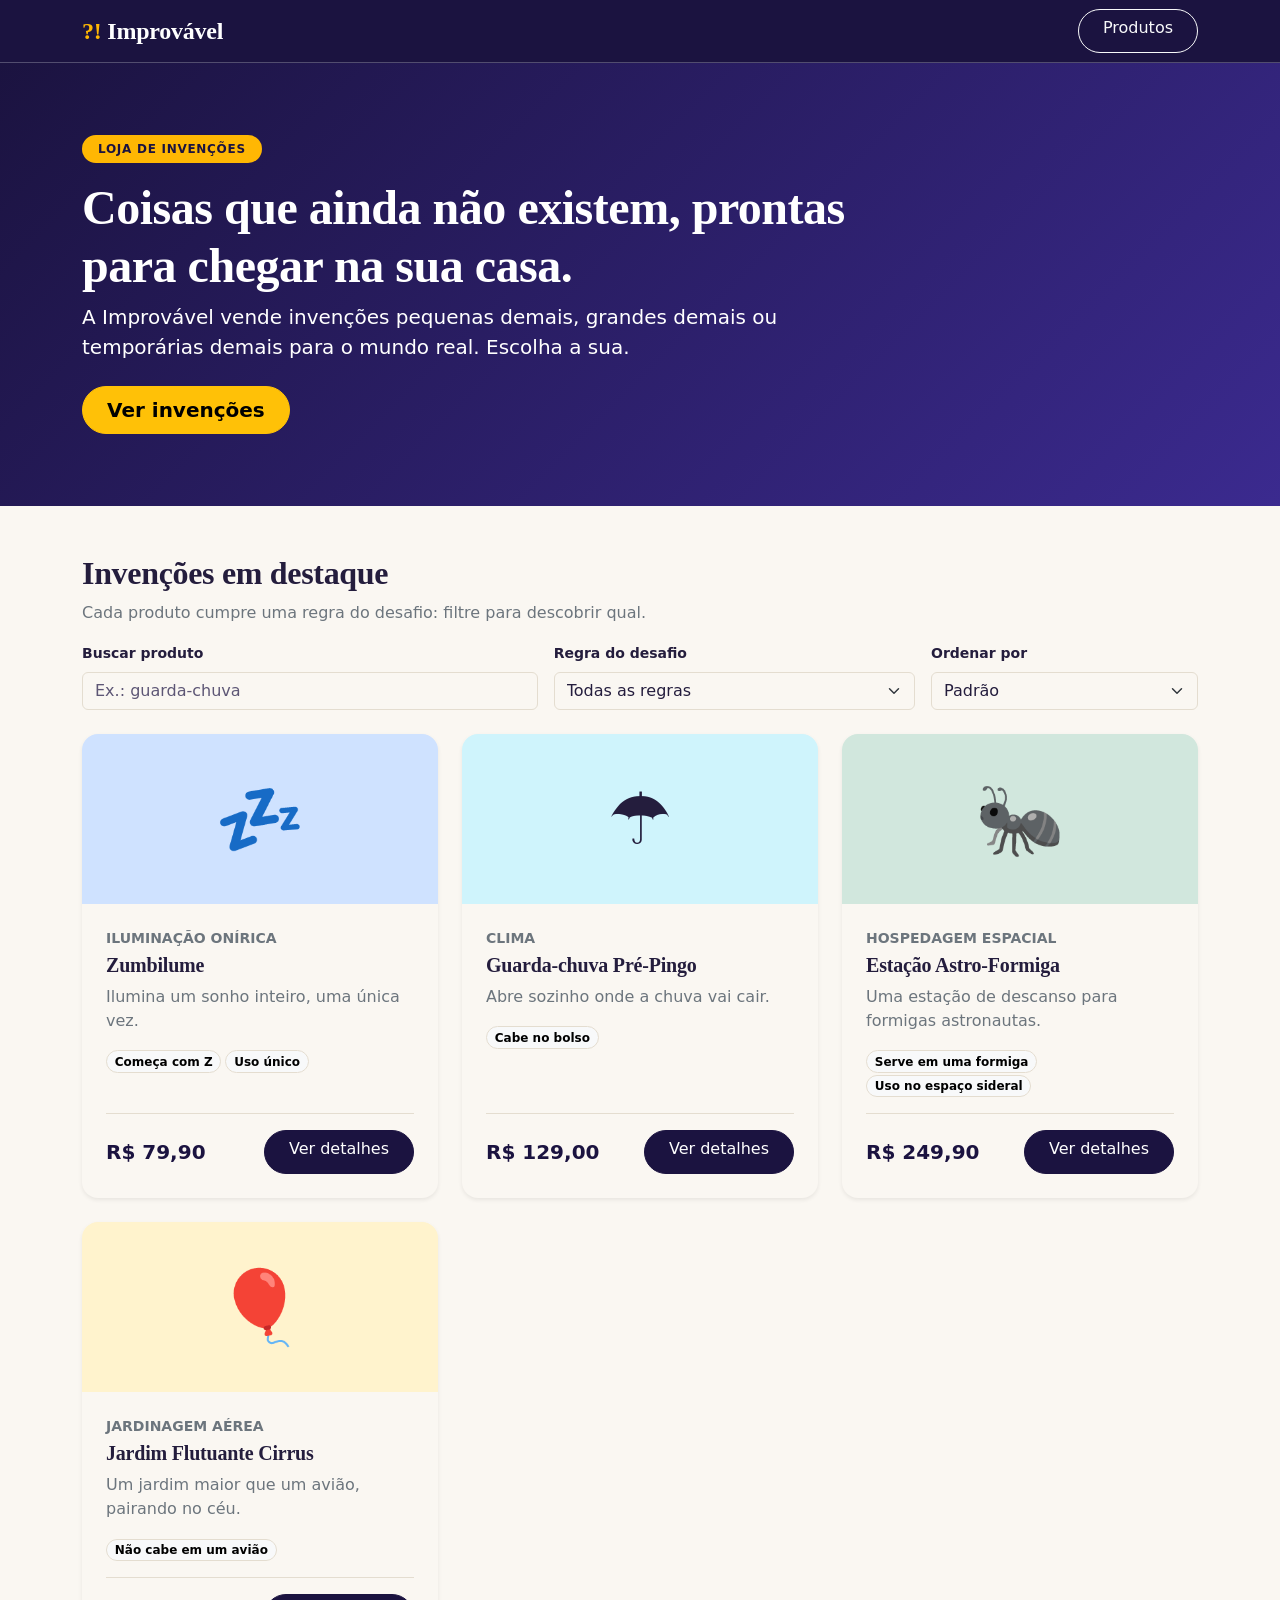
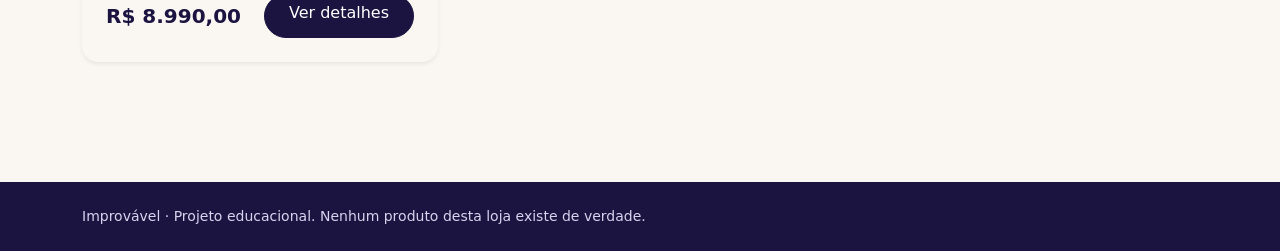
<file: web/index.html>
<!doctype html>
<html lang="pt-BR">
<head>
  <meta charset="utf-8">
  <meta name="viewport" content="width=device-width, initial-scale=1">
  <meta property="og:site_name" content="Improvável">
  <meta property="og:type" content="website">
  <meta property="og:locale" content="pt_BR">
  <link rel="icon" href="favicon.svg" type="image/svg+xml">
  <link href="https://cdn.jsdelivr.net/npm/bootstrap@5.3.3/dist/css/bootstrap.min.css" rel="stylesheet">
  <link rel="stylesheet" href="css/styles.css">
  <meta name="description" content="Improvável: a loja de invenções que ainda não existem. Veja produtos de bolso, espaciais, minúsculos e gigantes.">
  <meta property="og:title" content="Improvável | Invenções que ainda não existem">
  <meta property="og:description" content="Zumbilume, guarda-chuva pré-pingo, jardim flutuante e outras invenções improváveis.">
  <title>Improvável | Invenções que ainda não existem</title>
</head>
<body>
  <a class="visually-hidden-focusable position-absolute z-3 bg-dark text-white p-2" href="#conteudo">Pular para o conteúdo principal</a>

  <header class="sticky-top bg-primary border-bottom border-light border-opacity-25">
    <nav class="navbar" data-bs-theme="dark" aria-label="Navegação principal">
      <div class="container">
        <a class="navbar-brand fw-bold fs-4" href="index.html"><span class="logo-marca" aria-hidden="true">?!</span> Improvável</a>
        <a class="btn btn-outline-light rounded-pill px-4" href="index.html">Produtos</a>
      </div>
    </nav>
  </header>

  <main id="conteudo">
    <section class="hero-loja text-white py-5">
      <div class="container py-lg-4">
        <span class="badge rounded-pill selo px-3 py-2 mb-3">Loja de invenções</span>
        <h1 class="display-5 fw-bold col-lg-9">Coisas que ainda não existem, prontas para chegar na sua casa.</h1>
        <p class="lead col-lg-8 mb-4">A Improvável vende invenções pequenas demais, grandes demais ou temporárias demais para o mundo real. Escolha a sua.</p>
        <a class="btn btn-warning btn-lg rounded-pill px-4 fw-semibold" href="#titulo-produtos">Ver invenções</a>
      </div>
    </section>

    <section class="container py-5" aria-labelledby="titulo-produtos">
      <h2 id="titulo-produtos" class="fw-bold">Invenções em destaque</h2>
      <p class="text-secondary">Cada produto cumpre uma regra do desafio: filtre para descobrir qual.</p>

      <div class="row g-3 mb-4">
        <div class="col-12 col-md-5">
          <label for="filtroProduto" class="form-label small fw-semibold">Buscar produto</label>
          <input id="filtroProduto" class="form-control" type="search" placeholder="Ex.: guarda-chuva" autocomplete="off">
        </div>
        <div class="col-6 col-md-4">
          <label for="filtroRegra" class="form-label small fw-semibold">Regra do desafio</label>
          <select id="filtroRegra" class="form-select"><option value="">Todas as regras</option></select>
        </div>
        <div class="col-6 col-md-3">
          <label for="ordenarProdutos" class="form-label small fw-semibold">Ordenar por</label>
          <select id="ordenarProdutos" class="form-select">
            <option value="">Padrão</option>
            <option value="nome">Nome (A–Z)</option>
            <option value="menor-preco">Menor preço</option>
            <option value="maior-preco">Maior preço</option>
          </select>
        </div>
      </div>

      <div class="row g-4" id="listaProdutos"></div>
      <noscript><p class="alert alert-warning mt-3">Ative o JavaScript para ver o catálogo de produtos.</p></noscript>
      <p id="mensagemFiltro" class="mt-4 text-secondary" role="status" aria-live="polite"></p>
    </section>
  </main>

  <footer class="site-footer py-4 mt-5">
    <div class="container">
      <p class="mb-0 small">Improvável · Projeto educacional. Nenhum produto desta loja existe de verdade.</p>
    </div>
  </footer>

  <script defer src="https://cdn.jsdelivr.net/npm/bootstrap@5.3.3/dist/js/bootstrap.bundle.min.js"></script>
  <script defer src="js/produtos.js"></script>
  <script defer src="js/main.js"></script>
</body>
</html>
</file>
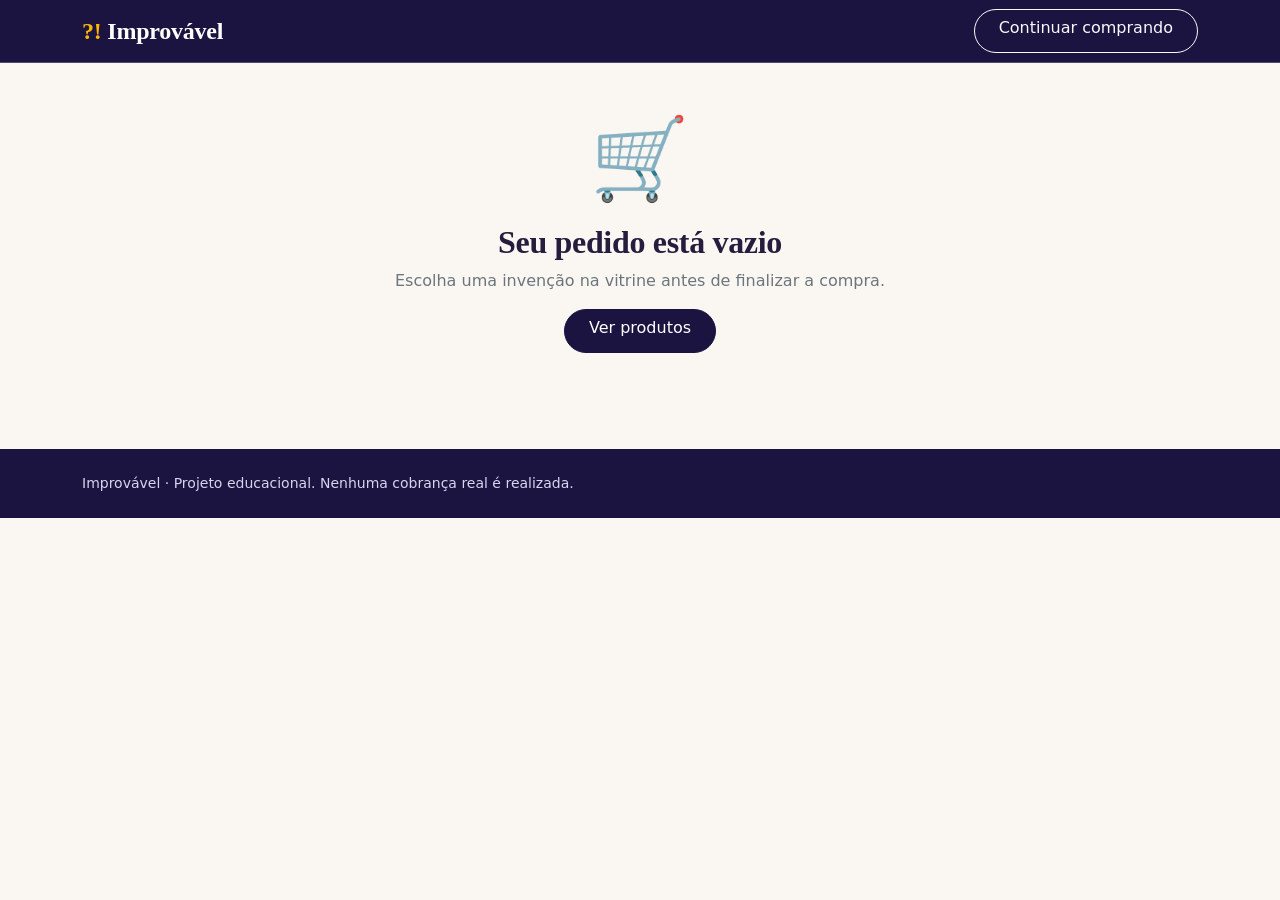
<file: web/checkout.html>
<!doctype html>
<html lang="pt-BR">
<head>
  <meta charset="utf-8">
  <meta name="viewport" content="width=device-width, initial-scale=1">
  <meta property="og:site_name" content="Improvável">
  <meta property="og:type" content="website">
  <meta property="og:locale" content="pt_BR">
  <link rel="icon" href="favicon.svg" type="image/svg+xml">
  <link href="https://cdn.jsdelivr.net/npm/bootstrap@5.3.3/dist/css/bootstrap.min.css" rel="stylesheet">
  <link rel="stylesheet" href="css/styles.css">
  <meta name="description" content="Finalize sua compra simulada na loja Improvável: dados pessoais, endereço e forma de pagamento.">
  <meta property="og:title" content="Finalizar compra | Improvável">
  <meta property="og:description" content="Finalize a compra simulada da sua invenção improvável.">
  <title>Finalizar compra | Improvável</title>
</head>
<body>
  <a class="visually-hidden-focusable position-absolute z-3 bg-dark text-white p-2" href="#conteudo">Pular para o conteúdo principal</a>

  <header class="sticky-top bg-primary border-bottom border-light border-opacity-25">
    <nav class="navbar" data-bs-theme="dark" aria-label="Navegação principal">
      <div class="container">
        <a class="navbar-brand fw-bold fs-4" href="index.html"><span class="logo-marca" aria-hidden="true">?!</span> Improvável</a>
        <a class="btn btn-outline-light rounded-pill px-4" href="index.html">Continuar comprando</a>
      </div>
    </nav>
  </header>

  <main id="conteudo">
    <div id="checkoutConteudo" hidden>
      <section class="hero-loja text-white py-5" aria-labelledby="titulo-checkout">
        <div class="container">
          <span class="badge rounded-pill selo px-3 py-2 mb-3">Finalização</span>
          <h1 id="titulo-checkout" class="display-6 fw-bold">Dados para compra</h1>
          <p class="lead mb-0">Este formulário é uma simulação e não processa pagamentos reais.</p>
        </div>
      </section>

      <div class="container py-5">
        <div class="row g-4 g-lg-5">
          <section class="col-lg-8" aria-label="Formulário de compra">
            <form id="checkoutForm" novalidate>
              <fieldset class="card border-0 shadow-sm rounded-4 p-4 mb-4">
                <legend class="h5 fw-bold mb-3">Dados pessoais</legend>
                <div class="row g-3">
                <div class="col-md-7">
                  <label for="nome" class="form-label fw-semibold">Nome completo</label>
                  <input class="form-control" id="nome" name="nome" type="text" aria-describedby="erro-nome" autocomplete="name" required>
                  <div class="feedback-erro small mt-1" id="erro-nome"></div>
                </div>
                <div class="col-md-5">
                  <label for="telefone" class="form-label fw-semibold">Telefone <span class="text-secondary fw-normal">(opcional)</span></label>
                  <input class="form-control" id="telefone" name="telefone" type="tel" aria-describedby="erro-telefone" autocomplete="tel" inputmode="tel" placeholder="(11) 99999-9999">
                  <div class="feedback-erro small mt-1" id="erro-telefone"></div>
                </div>
                <div class="col-12">
                  <label for="email" class="form-label fw-semibold">E-mail</label>
                  <input class="form-control" id="email" name="email" type="email" aria-describedby="erro-email" autocomplete="email" required>
                  <div class="feedback-erro small mt-1" id="erro-email"></div>
                </div>
                </div>
              </fieldset>

              <fieldset class="card border-0 shadow-sm rounded-4 p-4 mb-4">
                <legend class="h5 fw-bold mb-1">Endereço de entrega</legend>
                <p class="text-secondary small mb-3">Digite o CEP e use "Buscar CEP" para preencher o endereço automaticamente.</p>
                <div class="row g-3">
                <div class="col-md-5">
                  <label for="cep" class="form-label fw-semibold">CEP</label>
                  <div class="input-group">
                    <input class="form-control" id="cep" name="cep" type="text" inputmode="numeric" autocomplete="postal-code" placeholder="00000-000" maxlength="9" aria-describedby="ajudaCep erro-cep" required>
                    <button class="btn btn-primary" id="buscarCep" type="button">Buscar CEP</button>
                  </div>
                  <div id="ajudaCep" class="form-text">Digite 8 números. Ex.: 01001-000.</div>
                  <div class="feedback-erro small mt-1" id="erro-cep"></div>
                </div>
                <div class="col-md-7">
                  <label for="logradouro" class="form-label fw-semibold">Endereço</label>
                  <input class="form-control" id="logradouro" name="logradouro" type="text" aria-describedby="erro-logradouro" autocomplete="address-line1" required>
                  <div class="feedback-erro small mt-1" id="erro-logradouro"></div>
                </div>
                <div class="col-md-3">
                  <label for="numero" class="form-label fw-semibold">Número</label>
                  <input class="form-control" id="numero" name="numero" type="text" aria-describedby="erro-numero" required>
                  <div class="feedback-erro small mt-1" id="erro-numero"></div>
                </div>
                <div class="col-md-9">
                  <label for="complemento" class="form-label fw-semibold">Complemento <span class="text-secondary fw-normal">(opcional)</span></label>
                  <input class="form-control" id="complemento" name="complemento" type="text" autocomplete="address-line2">
                </div>
                <div class="col-md-5">
                  <label for="bairro" class="form-label fw-semibold">Bairro</label>
                  <input class="form-control" id="bairro" name="bairro" type="text">
                </div>
                <div class="col-md-5">
                  <label for="cidade" class="form-label fw-semibold">Cidade</label>
                  <input class="form-control" id="cidade" name="cidade" type="text" aria-describedby="erro-cidade" autocomplete="address-level2" required>
                  <div class="feedback-erro small mt-1" id="erro-cidade"></div>
                </div>
                <div class="col-md-2">
                  <label for="estado" class="form-label fw-semibold">UF</label>
                  <input class="form-control" id="estado" name="estado" type="text" aria-describedby="erro-estado" maxlength="2" autocomplete="address-level1" required>
                  <div class="feedback-erro small mt-1" id="erro-estado"></div>
                </div>
                </div>
                <div id="cepFeedback" class="mt-3" role="status" aria-live="polite"></div>
              </fieldset>

              <fieldset class="card border-0 shadow-sm rounded-4 p-4 mb-4">
                <legend class="h5 fw-bold mb-3">Pagamento</legend>
                <label for="pagamento" class="form-label fw-semibold">Forma de pagamento</label>
                <select class="form-select" id="pagamento" name="pagamento" aria-describedby="erro-pagamento" required>
                  <option value="">Selecione...</option>
                  <option value="pix">Pix</option>
                  <option value="credito">Cartão de crédito</option>
                  <option value="boleto">Boleto</option>
                </select>
                <div class="feedback-erro small mt-1" id="erro-pagamento"></div>
              </fieldset>

              <div class="form-check mb-4">
                <input class="form-check-input" id="termos" name="termos" type="checkbox" aria-describedby="erro-termos" required>
                <label class="form-check-label" for="termos">Confirmo que os dados preenchidos são apenas para esta simulação educacional.</label>
                <div class="feedback-erro small mt-1" id="erro-termos"></div>
              </div>

              <button class="btn btn-primary btn-lg rounded-pill px-5 fw-semibold" type="submit">Concluir compra simulada</button>
              <div id="formFeedback" class="mt-3" role="status" aria-live="polite"></div>
            </form>
          </section>

          <aside class="col-lg-4" aria-labelledby="titulo-resumo">
            <div class="card border-0 shadow rounded-4 overflow-hidden">
              <div class="bg-primary-subtle px-4 py-3"><h2 id="titulo-resumo" class="h5 fw-bold mb-0">Resumo do pedido</h2></div>
              <div class="card-body p-4">
                <div class="d-flex justify-content-between"><span id="resumoProduto"></span></div>
                <div class="d-flex justify-content-between mt-2"><span>Subtotal</span><span id="resumoSubtotal"></span></div>
                <div class="d-flex justify-content-between mt-2"><span>Frete</span><span id="resumoFrete"></span></div>
                <hr>
                <div class="d-flex justify-content-between align-items-center fw-bold"><span>Total</span><span id="resumoTotal" class="price price-large"></span></div>
                <p id="resumoDica" class="small text-secondary mt-3 mb-0"></p>
              </div>
            </div>
          </aside>
        </div>
      </div>
    </div>

    <section id="checkoutErro" class="container py-5 text-center" hidden aria-labelledby="titulo-vazio">
      <p class="display-1" aria-hidden="true">🛒</p>
      <h1 id="titulo-vazio" class="h2 fw-bold">Seu pedido está vazio</h1>
      <p class="text-secondary">Escolha uma invenção na vitrine antes de finalizar a compra.</p>
      <a class="btn btn-primary rounded-pill px-4" href="index.html">Ver produtos</a>
    </section>
  </main>

  <footer class="site-footer py-4 mt-5">
    <div class="container">
      <p class="mb-0 small">Improvável · Projeto educacional. Nenhuma cobrança real é realizada.</p>
    </div>
  </footer>

  <script defer src="js/produtos.js"></script>
  <script defer src="js/checkout.js"></script>
</body>
</html>
</file>
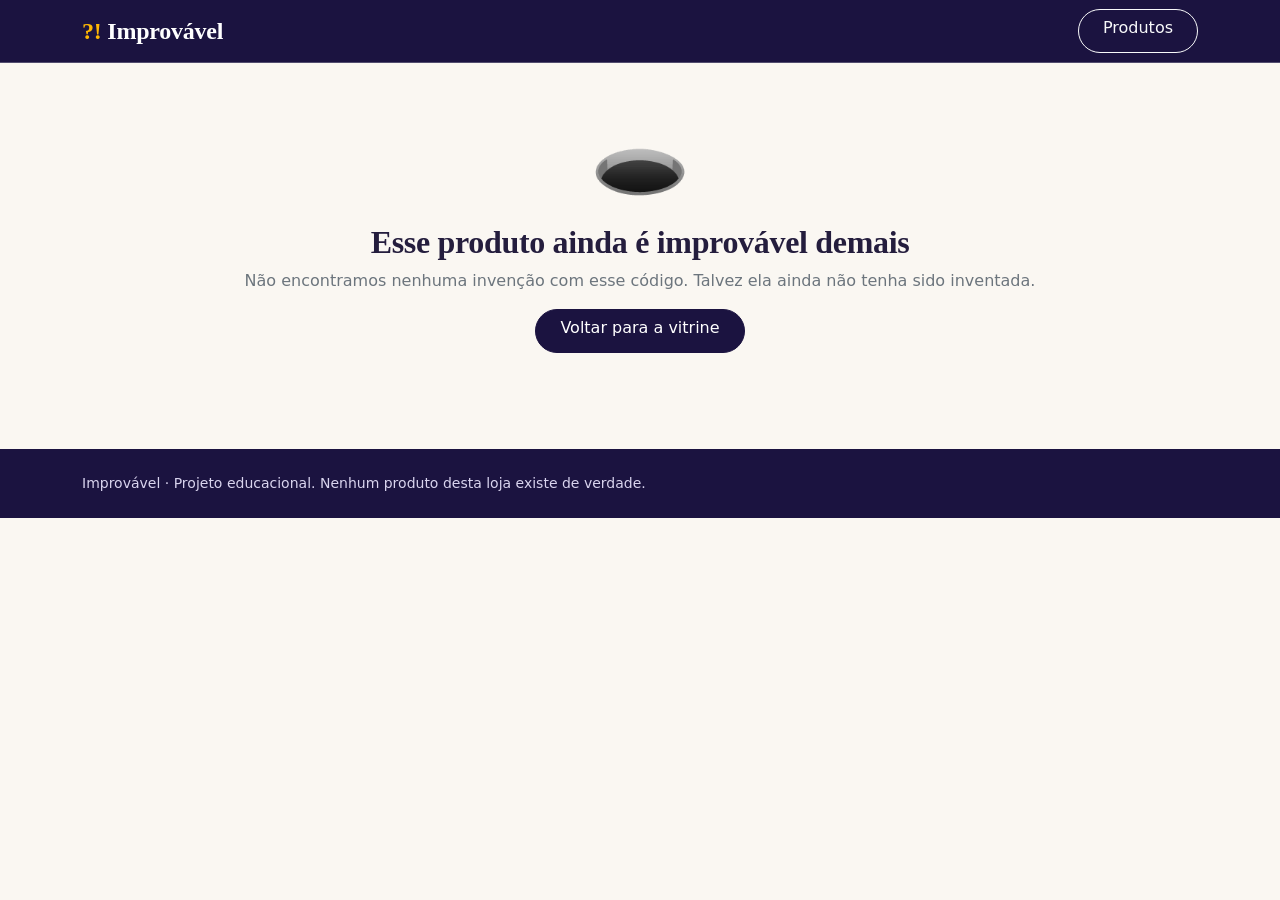
<file: web/produto.html>
<!doctype html>
<html lang="pt-BR">
<head>
  <meta charset="utf-8">
  <meta name="viewport" content="width=device-width, initial-scale=1">
  <meta property="og:site_name" content="Improvável">
  <meta property="og:type" content="website">
  <meta property="og:locale" content="pt_BR">
  <link rel="icon" href="favicon.svg" type="image/svg+xml">
  <link href="https://cdn.jsdelivr.net/npm/bootstrap@5.3.3/dist/css/bootstrap.min.css" rel="stylesheet">
  <link rel="stylesheet" href="css/styles.css">
  <meta name="description" content="Detalhes de uma invenção da loja Improvável.">
  <meta property="og:title" content="Detalhes do produto | Improvável">
  <meta property="og:description" content="Conheça os detalhes de uma invenção da loja Improvável.">
  <title>Detalhes do produto | Improvável</title>
</head>
<body>
  <a class="visually-hidden-focusable position-absolute z-3 bg-dark text-white p-2" href="#conteudo">Pular para o conteúdo principal</a>

  <header class="sticky-top bg-primary border-bottom border-light border-opacity-25">
    <nav class="navbar" data-bs-theme="dark" aria-label="Navegação principal">
      <div class="container">
        <a class="navbar-brand fw-bold fs-4" href="index.html"><span class="logo-marca" aria-hidden="true">?!</span> Improvável</a>
        <a class="btn btn-outline-light rounded-pill px-4" href="index.html">Produtos</a>
      </div>
    </nav>
  </header>

  <main id="conteudo">
    <div id="produtoConteudo" hidden>
      <div class="bg-white border-bottom py-3">
        <div class="container">
          <nav aria-label="Caminho de navegação">
            <ol class="breadcrumb mb-0">
              <li class="breadcrumb-item"><a class="text-decoration-none" href="index.html">Produtos</a></li>
              <li class="breadcrumb-item active" aria-current="page" id="breadcrumbNome"></li>
            </ol>
          </nav>
        </div>
      </div>

      <div class="container py-5">
        <article class="row g-4 g-lg-5 align-items-start">
          <div class="col-lg-6">
            <div id="produtoIlustracao" class="product-detail-illustration shadow-sm" role="img" aria-label=""></div>
          </div>

          <div class="col-lg-6">
            <span id="produtoCategoria" class="badge rounded-pill text-bg-primary px-3 py-2 mb-3"></span>
            <h1 id="produtoNome" class="display-5 fw-bold"></h1>
            <p id="produtoCurta" class="lead text-secondary"></p>
            <p id="produtoPreco" class="price price-large mb-2"></p>
            <p class="mb-3" id="produtoRegras"></p>
            <p id="produtoDescricao"></p>

            <section aria-labelledby="titulo-detalhes" class="mb-4">
              <h2 id="titulo-detalhes" class="h5 fw-bold">Detalhes</h2>
              <ul id="produtoDetalhes" class="list-group list-group-flush rounded-4 shadow-sm overflow-hidden"></ul>
            </section>

            <section aria-labelledby="titulo-ficha" class="mb-4">
              <h2 id="titulo-ficha" class="h5 fw-bold">Ficha técnica</h2>
              <dl class="row mb-0">
                <dt class="col-sm-4">Material</dt><dd class="col-sm-8" id="fichaMaterial"></dd>
                <dt class="col-sm-4">Dimensões</dt><dd class="col-sm-8" id="fichaDimensoes"></dd>
                <dt class="col-sm-4">Modo de uso</dt><dd class="col-sm-8" id="fichaUso"></dd>
              </dl>
            </section>

            <form id="formProduto" novalidate>
              <div class="row g-3 align-items-end">
                <div class="col-5 col-sm-4">
                  <label for="quantidade" class="form-label fw-semibold">Quantidade</label>
                  <input class="form-control form-control-lg" id="quantidade" name="quantidade" type="number" min="1" max="10" value="1">
                </div>
                <div class="col-7 col-sm-8">
                  <p class="small text-secondary mb-0">Total</p>
                  <output id="totalProduto" for="quantidade" class="fs-4 fw-bold"></output>
                </div>
              </div>
              <button class="btn btn-primary btn-lg rounded-pill px-5 fw-semibold mt-3" type="submit">Comprar agora</button>
            </form>
            <div id="produtoFeedback" class="mt-3" role="status" aria-live="polite"></div>
          </div>
        </article>
      </div>
    </div>

    <section id="produtoErro" class="container py-5 text-center" hidden aria-labelledby="titulo-erro">
      <p class="display-1" aria-hidden="true">🕳️</p>
      <h1 id="titulo-erro" class="h2 fw-bold">Esse produto ainda é improvável demais</h1>
      <p class="text-secondary">Não encontramos nenhuma invenção com esse código. Talvez ela ainda não tenha sido inventada.</p>
      <a class="btn btn-primary rounded-pill px-4" href="index.html">Voltar para a vitrine</a>
    </section>
  </main>

  <footer class="site-footer py-4 mt-5">
    <div class="container">
      <p class="mb-0 small">Improvável · Projeto educacional. Nenhum produto desta loja existe de verdade.</p>
    </div>
  </footer>

  <script defer src="js/produtos.js"></script>
  <script defer src="js/product.js"></script>
</body>
</html>
</file>
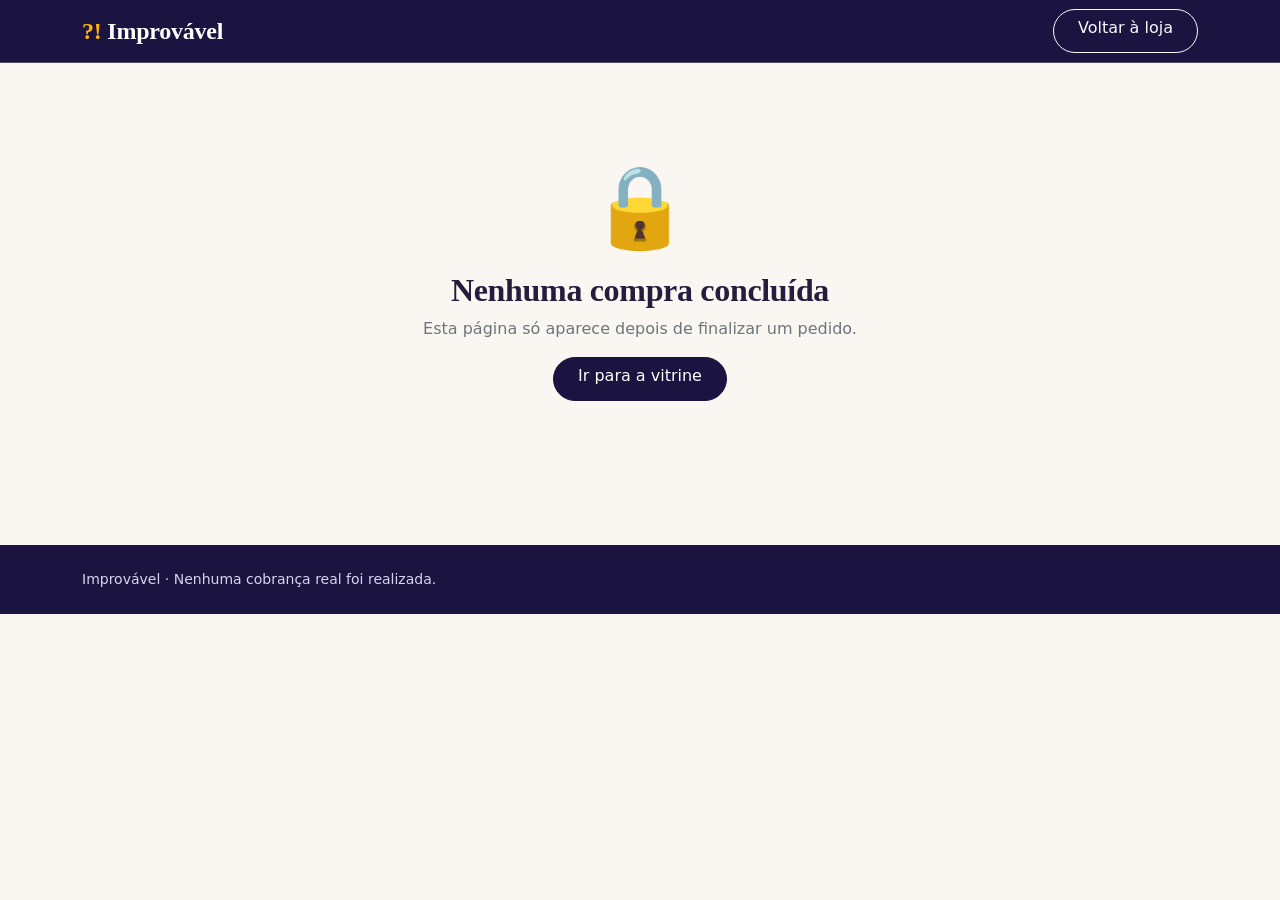
<file: web/sucesso.html>
<!doctype html>
<html lang="pt-BR">
<head>
  <meta charset="utf-8">
  <meta name="viewport" content="width=device-width, initial-scale=1">
  <meta property="og:site_name" content="Improvável">
  <meta property="og:type" content="website">
  <meta property="og:locale" content="pt_BR">
  <link rel="icon" href="favicon.svg" type="image/svg+xml">
  <link href="https://cdn.jsdelivr.net/npm/bootstrap@5.3.3/dist/css/bootstrap.min.css" rel="stylesheet">
  <link rel="stylesheet" href="css/styles.css">
  <meta name="description" content="Confirmação da compra simulada na loja Improvável.">
  <meta property="og:title" content="Compra concluída | Improvável">
  <meta property="og:description" content="Sua compra simulada na Improvável foi concluída.">
  <title>Compra concluída | Improvável</title>
</head>
<body>
  <a class="visually-hidden-focusable position-absolute z-3 bg-dark text-white p-2" href="#conteudo">Pular para o conteúdo principal</a>

  <header class="sticky-top bg-primary border-bottom border-light border-opacity-25">
    <nav class="navbar" data-bs-theme="dark" aria-label="Navegação principal">
      <div class="container">
        <a class="navbar-brand fw-bold fs-4" href="index.html"><span class="logo-marca" aria-hidden="true">?!</span> Improvável</a>
        <a class="btn btn-outline-light rounded-pill px-4" href="index.html">Voltar à loja</a>
      </div>
    </nav>
  </header>

  <main id="conteudo" class="container py-5">
    <section id="sucessoConteudo" class="card border-0 shadow rounded-4 overflow-hidden col-md-10 col-lg-7 mx-auto" hidden aria-labelledby="titulo-sucesso">
      <div class="bg-success-subtle py-5 text-center">
        <div class="ratio ratio-1x1 w-25 mx-auto" aria-hidden="true">
          <div class="d-flex align-items-center justify-content-center rounded-circle bg-success text-white display-3 shadow">✓</div>
        </div>
      </div>
      <div class="card-body p-4 p-md-5">
        <div class="text-center">
          <span class="badge rounded-pill selo px-3 py-2 mb-3">Pedido simulado concluído</span>
          <h1 id="titulo-sucesso" class="h2 fw-bold">Compra concluída com sucesso!</h1>
          <p class="lead text-secondary" id="mensagemCliente"></p>
        </div>
        <dl class="mt-4 mb-4">
          <div class="d-flex justify-content-between py-2 border-bottom"><dt class="fw-normal text-secondary">Número do pedido</dt><dd class="mb-0 fw-bold" id="numeroPedido"></dd></div>
          <div class="d-flex justify-content-between py-2 border-bottom"><dt class="fw-normal text-secondary">Produto</dt><dd class="mb-0 " id="sucessoProduto"></dd></div>
          <div class="d-flex justify-content-between py-2 border-bottom"><dt class="fw-normal text-secondary">Subtotal</dt><dd class="mb-0 " id="sucessoSubtotal"></dd></div>
          <div class="d-flex justify-content-between py-2 border-bottom"><dt class="fw-normal text-secondary">Frete</dt><dd class="mb-0 " id="sucessoFrete"></dd></div>
          <div class="d-flex justify-content-between py-2 border-bottom"><dt class="fw-normal text-secondary">Pagamento</dt><dd class="mb-0 " id="sucessoPagamento"></dd></div>
          <div class="d-flex justify-content-between py-2 border-bottom"><dt class="fw-normal text-secondary">Total</dt><dd class="mb-0 price" id="sucessoTotal"></dd></div>
        </dl>
        <div class="text-center">
          <a class="btn btn-primary btn-lg rounded-pill px-5 fw-semibold" href="index.html">Voltar para a loja</a>
        </div>
      </div>
    </section>

    <section id="sucessoErro" class="text-center py-5" hidden aria-labelledby="titulo-sem-compra">
      <p class="display-1" aria-hidden="true">🔒</p>
      <h1 id="titulo-sem-compra" class="h2 fw-bold">Nenhuma compra concluída</h1>
      <p class="text-secondary">Esta página só aparece depois de finalizar um pedido.</p>
      <a class="btn btn-primary rounded-pill px-4" href="index.html">Ir para a vitrine</a>
    </section>
  </main>

  <footer class="site-footer py-4 mt-5">
    <div class="container">
      <p class="mb-0 small">Improvável · Nenhuma cobrança real foi realizada.</p>
    </div>
  </footer>

  <script defer src="js/produtos.js"></script>
  <script defer src="js/success.js"></script>
</body>
</html>
</file>
<file: web/css/styles.css>
/* ==========================================================
   Improvável — identidade visual
   Bootstrap 5.3 como base; aqui ficam a paleta (variáveis),
   a tipografia e os componentes que o framework não cobre.
   ========================================================== */

:root {
  /* Paleta da loja */
  --cor-primaria: #1b1340;        /* roxo-noite: cabeçalho, botões, títulos */
  --cor-primaria-rgb: 27, 19, 64;
  --cor-primaria-hover: #2d2266;
  --cor-destaque: #ffb703;        /* âmbar: selos e chamadas */
  --cor-fundo: #faf7f2;
  --cor-texto: #241d3d;
  --cor-suave: #5d5675;           /* texto secundário (contraste AA sobre o fundo) */
  --cor-borda: #e4ddd0;
  --cor-foco: #5b3df5;
  --cor-erro: #b02a37;
  --cor-sucesso: #146c43;

  /* Padrões de forma e sombra */
  --raio: 1rem;
  --sombra: 0 8px 24px rgba(27, 19, 64, 0.12);

  /* Ligação com as variáveis do Bootstrap */
  --bs-primary: var(--cor-primaria);
  --bs-primary-rgb: var(--cor-primaria-rgb);
  --bs-body-bg: var(--cor-fundo);
  --bs-body-color: var(--cor-texto);
  --bs-secondary-color: var(--cor-suave);
  --bs-border-color: var(--cor-borda);
  --bs-link-color: var(--cor-primaria);
  --bs-link-hover-color: var(--cor-primaria-hover);
}

h1, h2, h3, .navbar-brand {
  font-family: Georgia, "Times New Roman", serif;
  letter-spacing: -0.01em;
}

/* Foco visível em tudo que é interativo */
:focus-visible {
  outline: 3px solid var(--cor-foco);
  outline-offset: 2px;
}

/* ---------- Botões ---------- */
.btn-primary {
  --bs-btn-bg: var(--cor-primaria);
  --bs-btn-border-color: var(--cor-primaria);
  --bs-btn-hover-bg: var(--cor-primaria-hover);
  --bs-btn-hover-border-color: var(--cor-primaria-hover);
  --bs-btn-active-bg: var(--cor-primaria-hover);
  --bs-btn-active-border-color: var(--cor-primaria-hover);
  --bs-btn-disabled-bg: var(--cor-suave);
  --bs-btn-disabled-border-color: var(--cor-suave);
}

.btn {
  min-height: 2.75rem; /* área de toque confortável no celular */
}

/* ---------- Cabeçalho e hero ---------- */
.logo-marca {
  color: var(--cor-destaque);
}

.hero-loja {
  background: linear-gradient(135deg, var(--cor-primaria) 0%, #3b2a8f 100%);
}

.selo {
  background: var(--cor-destaque);
  color: var(--cor-primaria);
  font-weight: 700;
  letter-spacing: 0.06em;
  text-transform: uppercase;
}

/* ---------- Cartões de produto ---------- */
.product-card {
  transition: transform 0.2s ease, box-shadow 0.2s ease;
}

.product-card:hover,
.product-card:focus-within {
  transform: translateY(-4px);
  box-shadow: var(--sombra) !important;
}

.product-illustration {
  display: grid;
  place-items: center;
  min-height: 170px;
  font-size: 4.5rem;
}

.product-detail-illustration {
  display: grid;
  place-items: center;
  min-height: 320px;
  font-size: 9rem;
  border-radius: var(--raio);
}

.price {
  font-size: 1.25rem;
  font-weight: 700;
  color: var(--cor-primaria);
}

.price-large {
  font-size: 2rem;
}

/* ---------- Formulários e feedback ---------- */
.form-control:focus,
.form-select:focus {
  border-color: var(--cor-foco);
  box-shadow: 0 0 0 0.2rem rgba(91, 61, 245, 0.2);
}

.feedback-erro { color: var(--cor-erro); font-weight: 600; }
.feedback-sucesso { color: var(--cor-sucesso); font-weight: 600; }

/* ---------- Rodapé ---------- */
.site-footer {
  background: var(--cor-primaria);
  color: #d9d4ee;
}

@media (prefers-reduced-motion: reduce) {
  .product-card { transition: none; }
  .product-card:hover,
  .product-card:focus-within { transform: none; }
}
</file>
